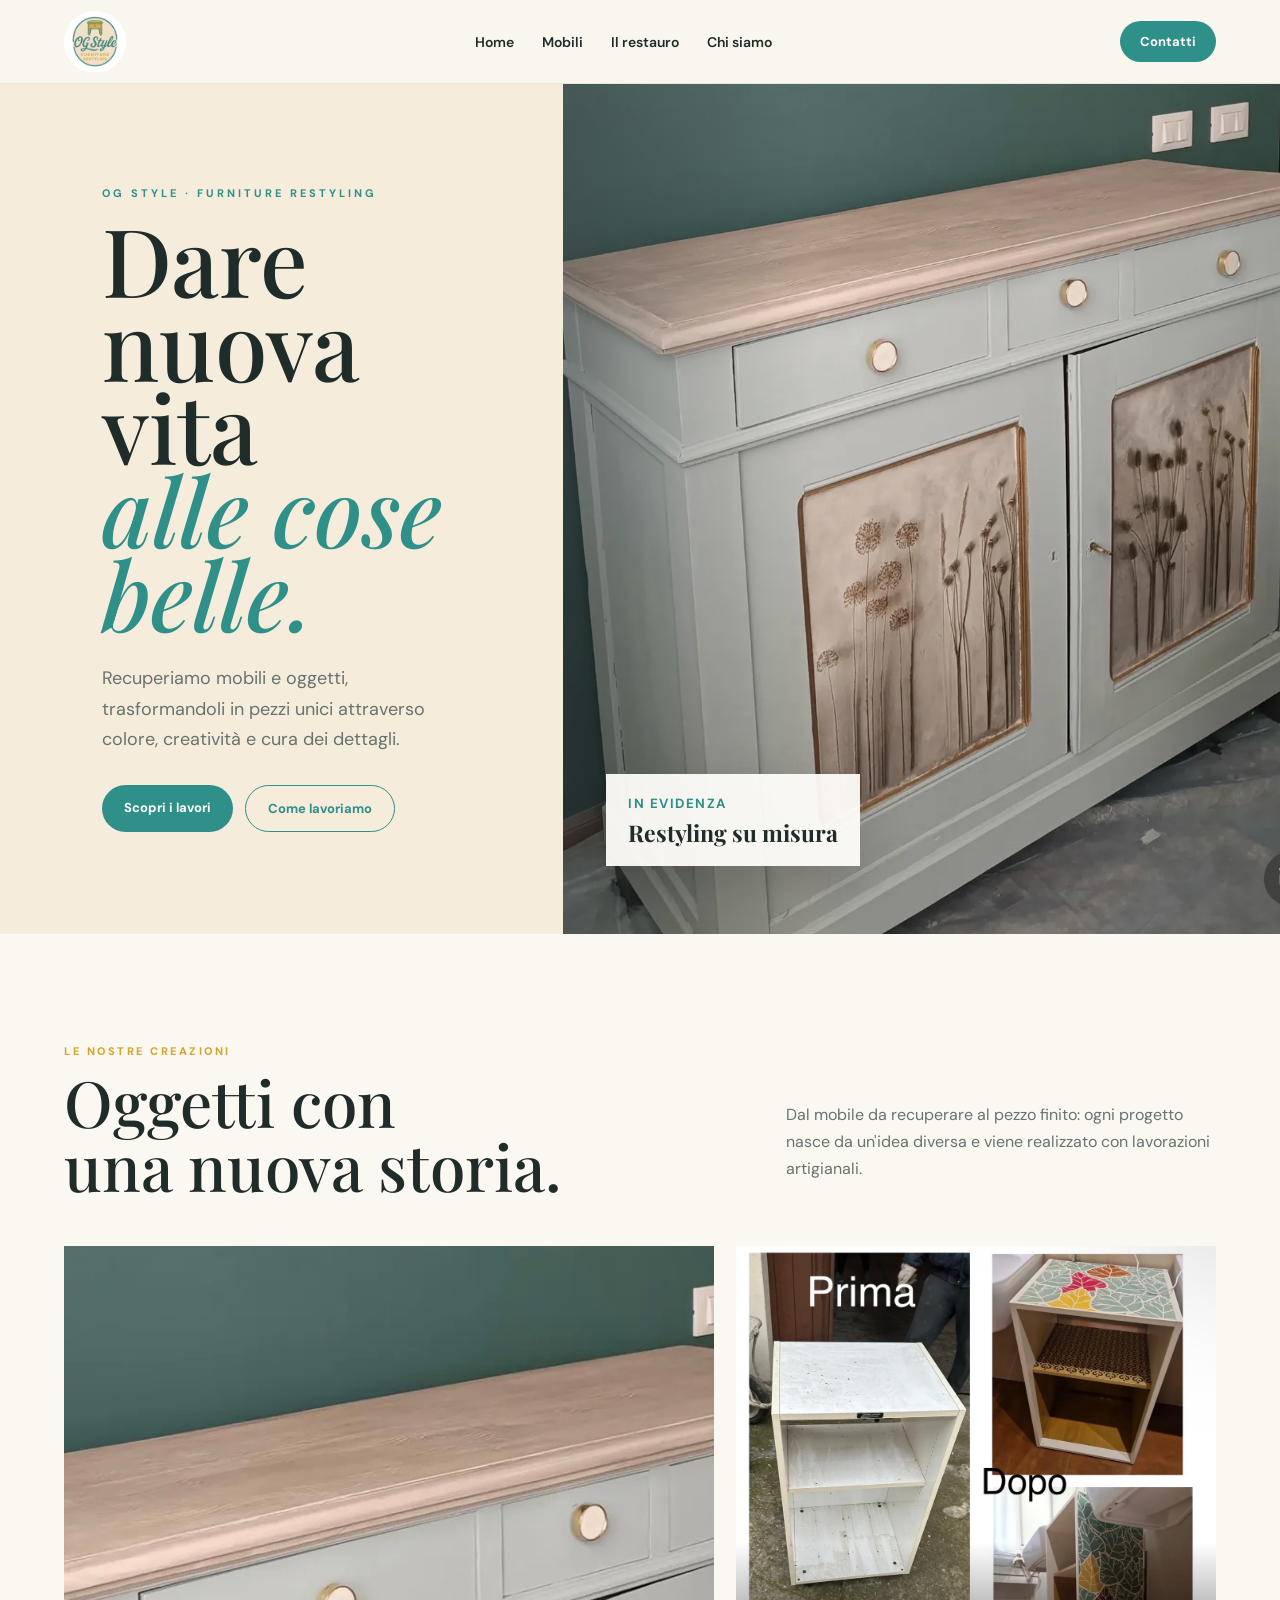
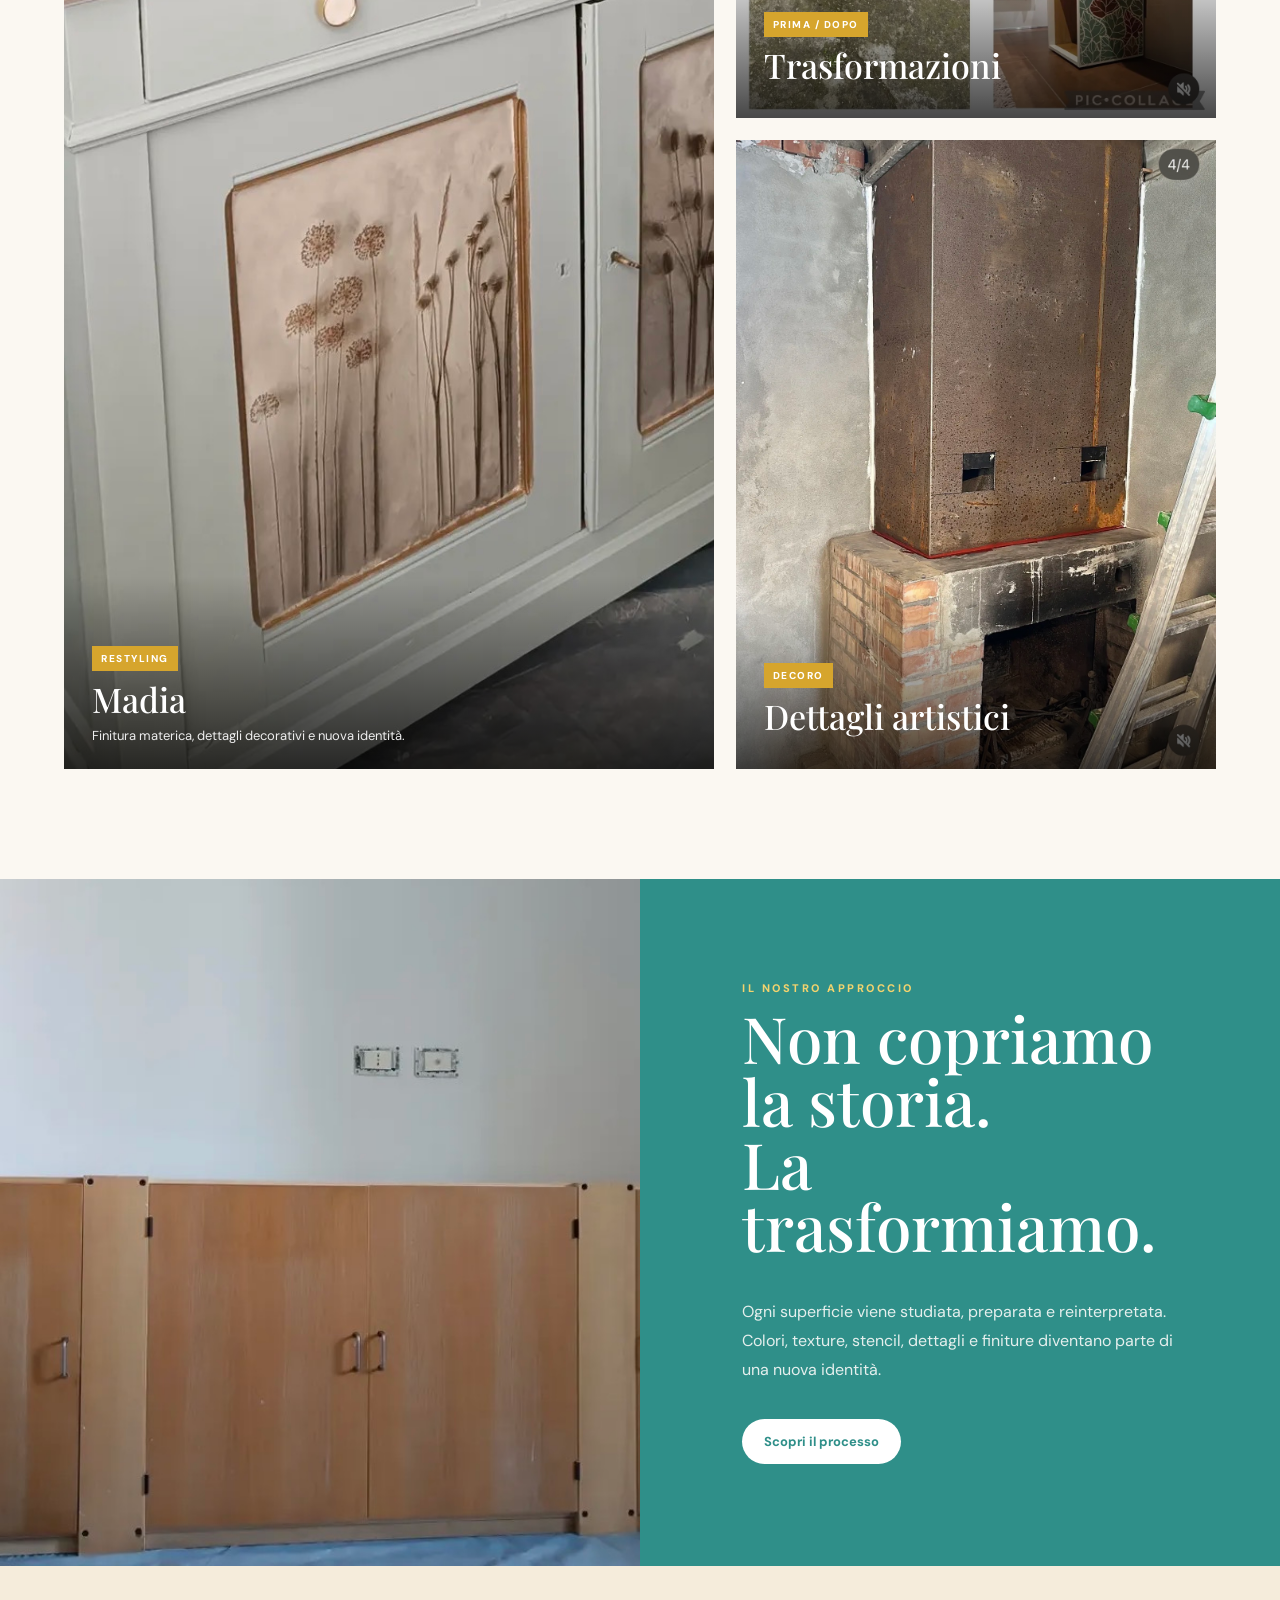
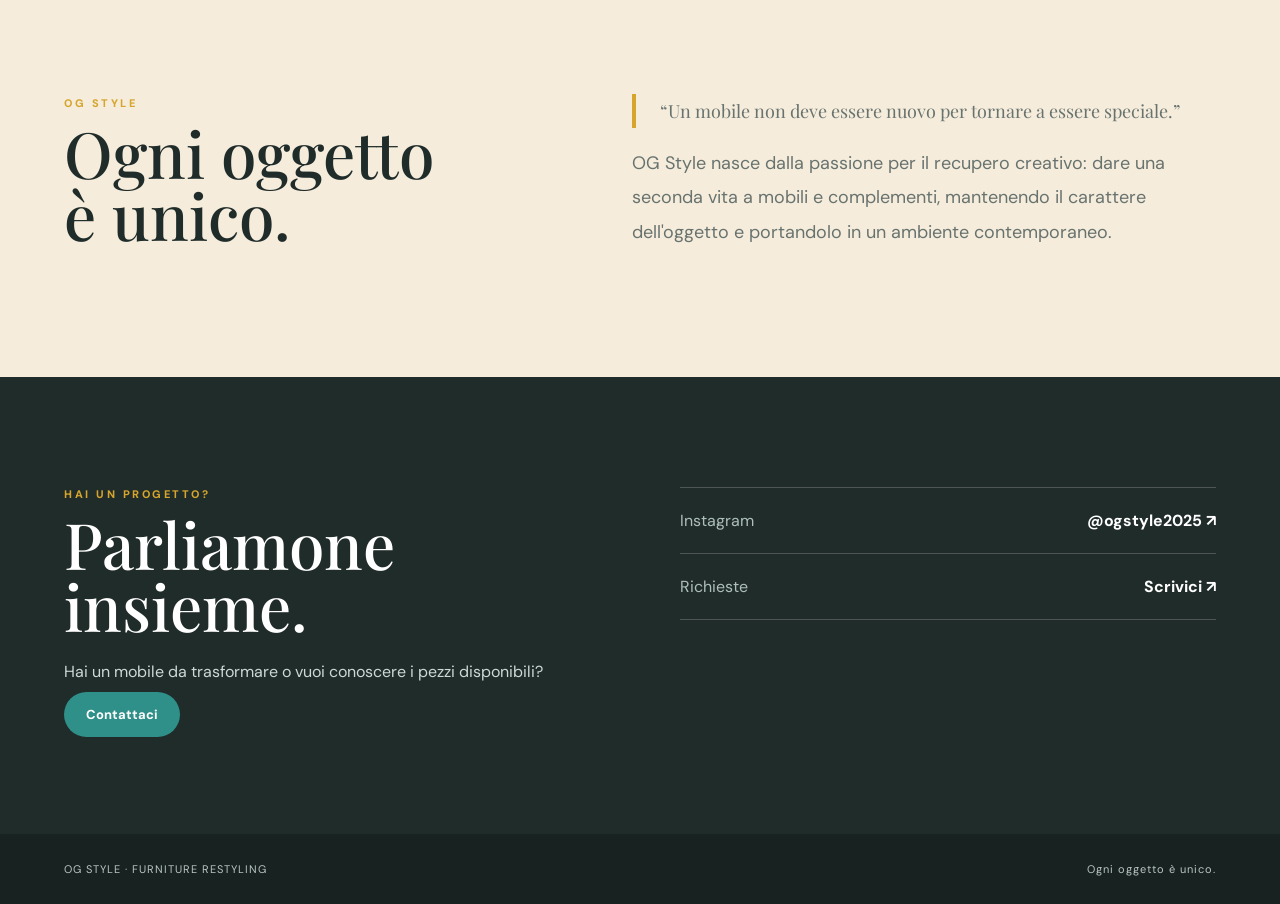
<file: index.html>
<!doctype html><html lang="it"><head><meta charset="utf-8"><meta name="viewport" content="width=device-width,initial-scale=1"><title>OG Style | Furniture Restyling</title><link rel="stylesheet" href="style.css"></head><body data-page="home">
<header class="header"><a href="index.html"><img class="logo" src="assets/logo.jpeg" alt="OG Style"></a><nav class="nav"><a href="index.html">Home</a><a href="mobili.html">Mobili</a><a href="restauro.html">Il restauro</a><a href="chi-siamo.html">Chi siamo</a></nav><a class="cta" href="contatti.html">Contatti</a></header>
<section class="hero"><div class="hero-copy reveal"><div><div class="kicker" id="home-kicker">OG STYLE · FURNITURE RESTYLING</div><h1><span id="hero-title">Dare nuova vita</span><br><em id="hero-emphasis">alle cose belle.</em></h1><p class="lead" id="hero-text">Recuperiamo mobili e oggetti, trasformandoli in pezzi unici attraverso colore, creatività e cura dei dettagli.</p><div class="actions"><a class="btn main" href="mobili.html">Scopri i lavori</a><a class="btn alt" href="restauro.html">Come lavoriamo</a></div></div></div><div class="hero-gallery"><img class="big" id="hero-image" src="assets/madia-dopo.jpeg" alt="Madia restaurata OG Style"><div class="float-card"><small id="featured-label">IN EVIDENZA</small><b id="featured-title">Restyling su misura</b></div></div></section>
<section class="section container"><div class="section-head"><div><div class="mini" id="creations-label">LE NOSTRE CREAZIONI</div><h2 id="creations-title">Oggetti con<br>una nuova storia.</h2></div><p id="creations-text">Dal mobile da recuperare al pezzo finito: ogni progetto nasce da un'idea diversa e viene realizzato con lavorazioni artigianali.</p></div>
<div class="work-grid"><a class="work-card large" href="mobili.html"><img src="assets/madia-dopo.jpeg" alt=""><div class="overlay"><span class="badge">RESTYLING</span><h3>Madia</h3><p>Finitura materica, dettagli decorativi e nuova identità.</p></div></a><a class="work-card" href="mobili.html"><img src="assets/comodino-prima-dopo.jpeg" alt=""><div class="overlay"><span class="badge">PRIMA / DOPO</span><h3>Trasformazioni</h3></div></a><a class="work-card" href="mobili.html"><img src="assets/quadro-dettaglio.jpeg" alt=""><div class="overlay"><span class="badge">DECORO</span><h3>Dettagli artistici</h3></div></a></div></section>
<section class="split"><div class="split-photo"><img src="assets/quadro-dettaglio-oro.jpeg" alt="Dettaglio decorativo"></div><div class="split-copy"><div class="mini" id="approach-label">IL NOSTRO APPROCCIO</div><h2 id="approach-title">Non copriamo la storia.<br><em>La trasformiamo.</em></h2><p id="approach-text">Ogni superficie viene studiata, preparata e reinterpretata. Colori, texture, stencil, dettagli e finiture diventano parte di una nuova identità.</p><a class="btn" style="background:#fff;color:#2f8f89;width:max-content;margin-top:18px" href="restauro.html">Scopri il processo</a></div></section>
<section class="about"><div class="about-inner container"><div><div class="mini" id="about-label">OG STYLE</div><h2 id="about-title">Ogni oggetto<br>è unico.</h2></div><div><p class="quote" id="about-quote">“Un mobile non deve essere nuovo per tornare a essere speciale.”</p><p id="about-text">OG Style nasce dalla passione per il recupero creativo: dare una seconda vita a mobili e complementi, mantenendo il carattere dell'oggetto e portandolo in un ambiente contemporaneo.</p></div></div></section>
<section class="contact"><div class="contact-inner container"><div><div class="mini" id="contact-label">HAI UN PROGETTO?</div><h2 id="contact-title">Parliamone<br><em>insieme.</em></h2><p id="contact-text">Hai un mobile da trasformare o vuoi conoscere i pezzi disponibili?</p><a class="btn main" href="contatti.html">Contattaci</a></div><div class="links"><a class="link" href="https://www.instagram.com/ogstyle2025/" target="_blank"><span>Instagram</span><b>@ogstyle2025 ↗</b></a><a class="link" href="contatti.html"><span>Richieste</span><b>Scrivici ↗</b></a></div></div></section>
<footer><div>OG STYLE · FURNITURE RESTYLING</div><div>Ogni oggetto è unico.</div></footer><script src="cms.js"></script></body></html>
</file>
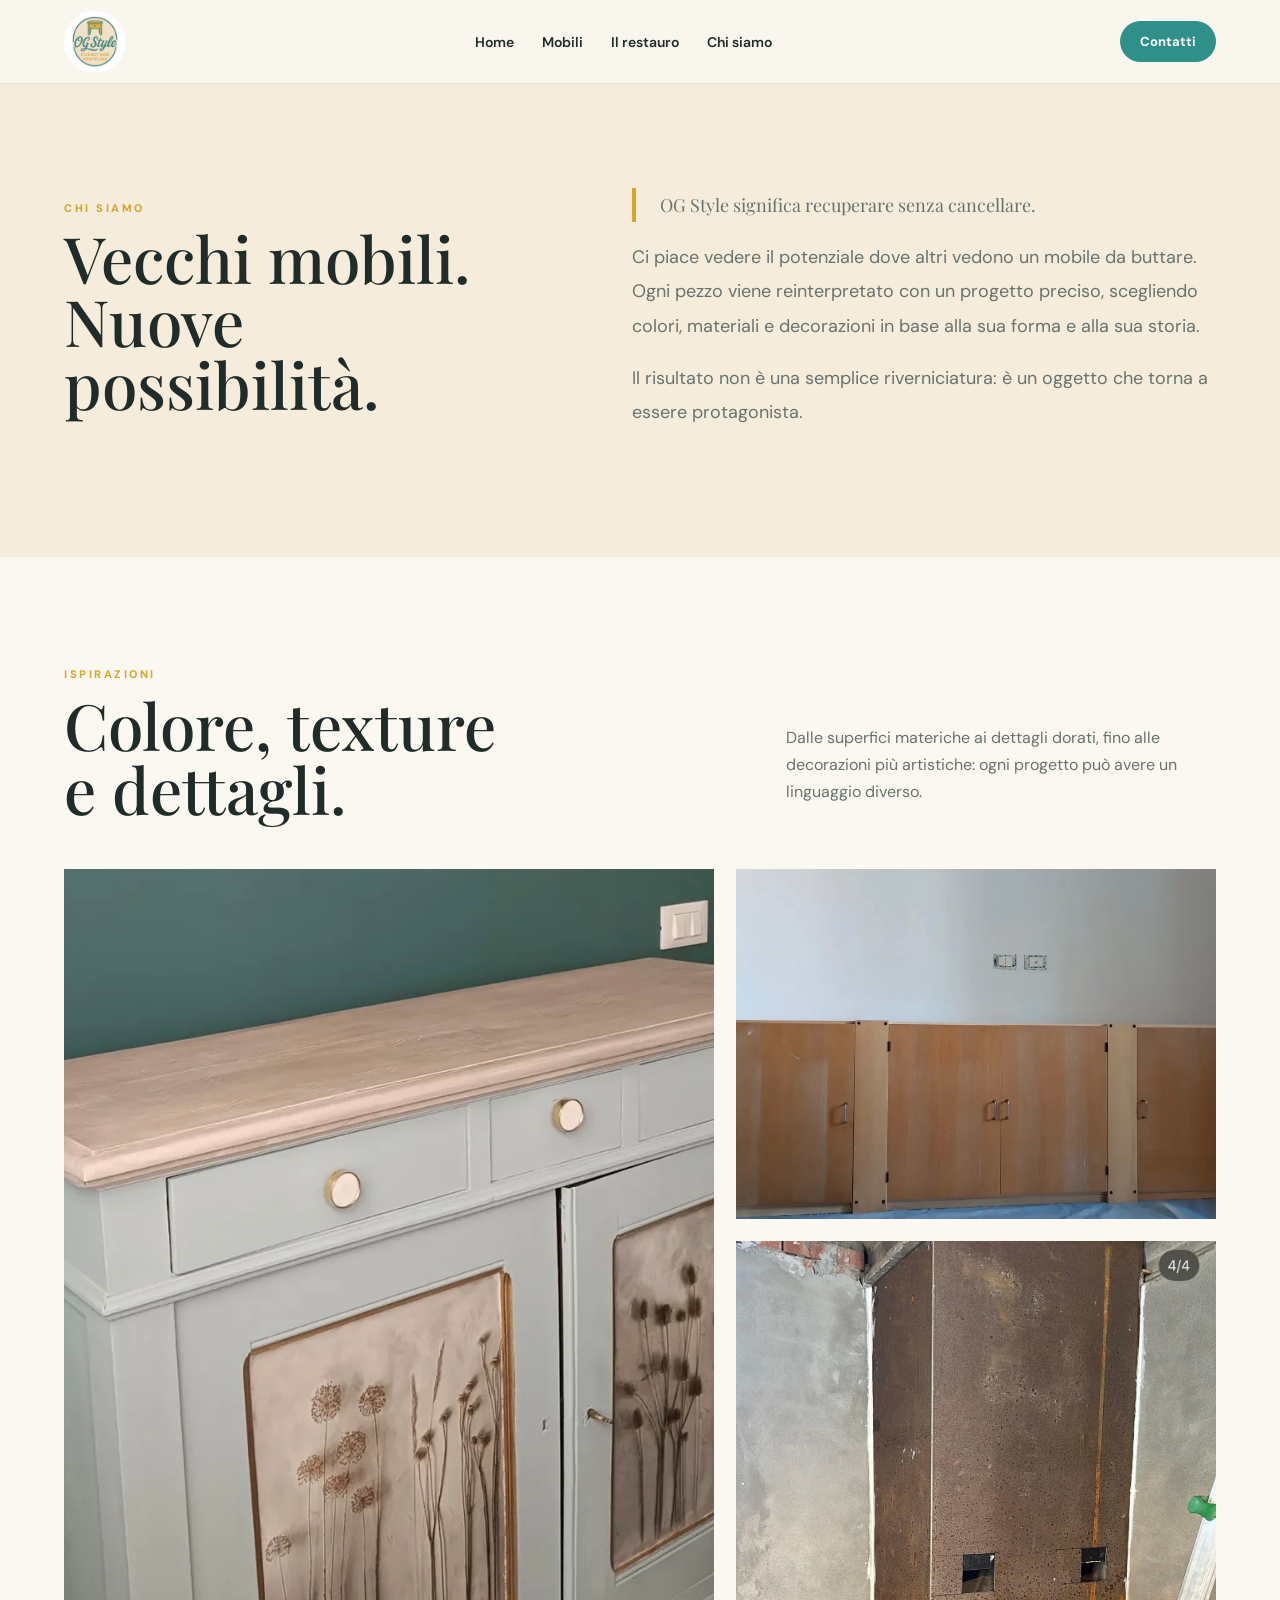
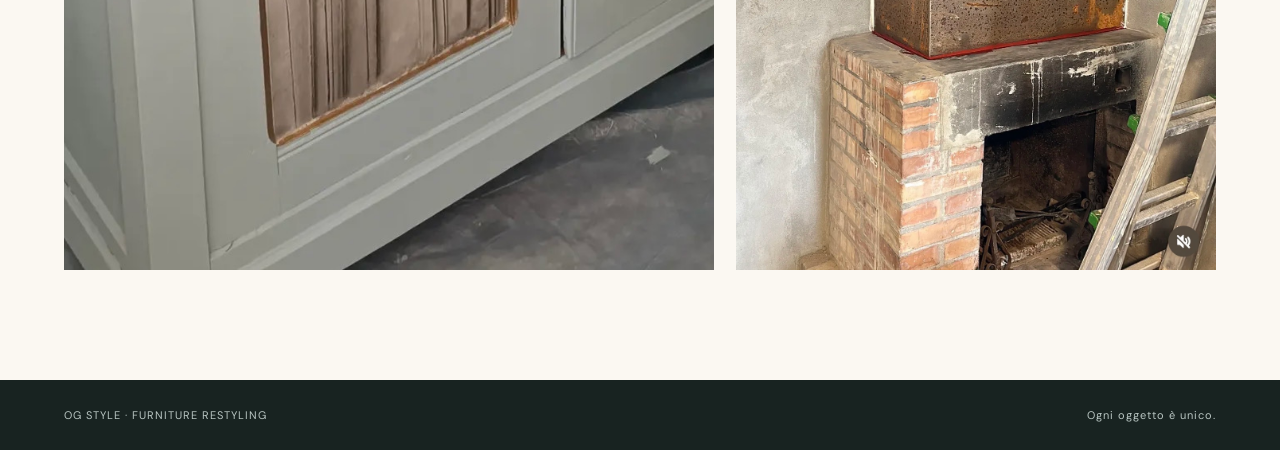
<file: chi-siamo.html>
<!doctype html><html lang="it"><head><meta charset="utf-8"><meta name="viewport" content="width=device-width,initial-scale=1"><title>Chi siamo | OG Style</title><link rel="stylesheet" href="style.css"></head><body data-page="about">
<header class="header"><a href="index.html"><img class="logo" src="assets/logo.jpeg" alt="OG Style"></a><nav class="nav"><a href="index.html">Home</a><a href="mobili.html">Mobili</a><a href="restauro.html">Il restauro</a><a href="chi-siamo.html">Chi siamo</a></nav><a class="cta" href="contatti.html">Contatti</a></header>
<section class="about" style="padding-top:170px"><div class="about-inner container"><div><div class="mini" id="about-page-label">CHI SIAMO</div><h2 id="about-page-title">Vecchi mobili.<br>Nuove possibilità.</h2></div><div><p class="quote" id="about-page-quote">OG Style significa recuperare senza cancellare.</p><p id="about-page-text1">Ci piace vedere il potenziale dove altri vedono un mobile da buttare. Ogni pezzo viene reinterpretato con un progetto preciso, scegliendo colori, materiali e decorazioni in base alla sua forma e alla sua storia.</p><p id="about-page-text2">Il risultato non è una semplice riverniciatura: è un oggetto che torna a essere protagonista.</p></div></div></section>
<section class="section container"><div class="section-head"><div><div class="mini" id="inspiration-label">ISPIRAZIONI</div><h2 id="inspiration-title">Colore, texture<br>e dettagli.</h2></div><p id="inspiration-text">Dalle superfici materiche ai dettagli dorati, fino alle decorazioni più artistiche: ogni progetto può avere un linguaggio diverso.</p></div><div class="work-grid"><a class="work-card large"><img src="assets/madia-dopo.jpeg"></a><a class="work-card"><img src="assets/quadro-dettaglio-oro.jpeg"></a><a class="work-card"><img src="assets/quadro-dettaglio.jpeg"></a></div></section>
<footer><div>OG STYLE · FURNITURE RESTYLING</div><div>Ogni oggetto è unico.</div></footer><script src="cms.js"></script></body></html>
</file>
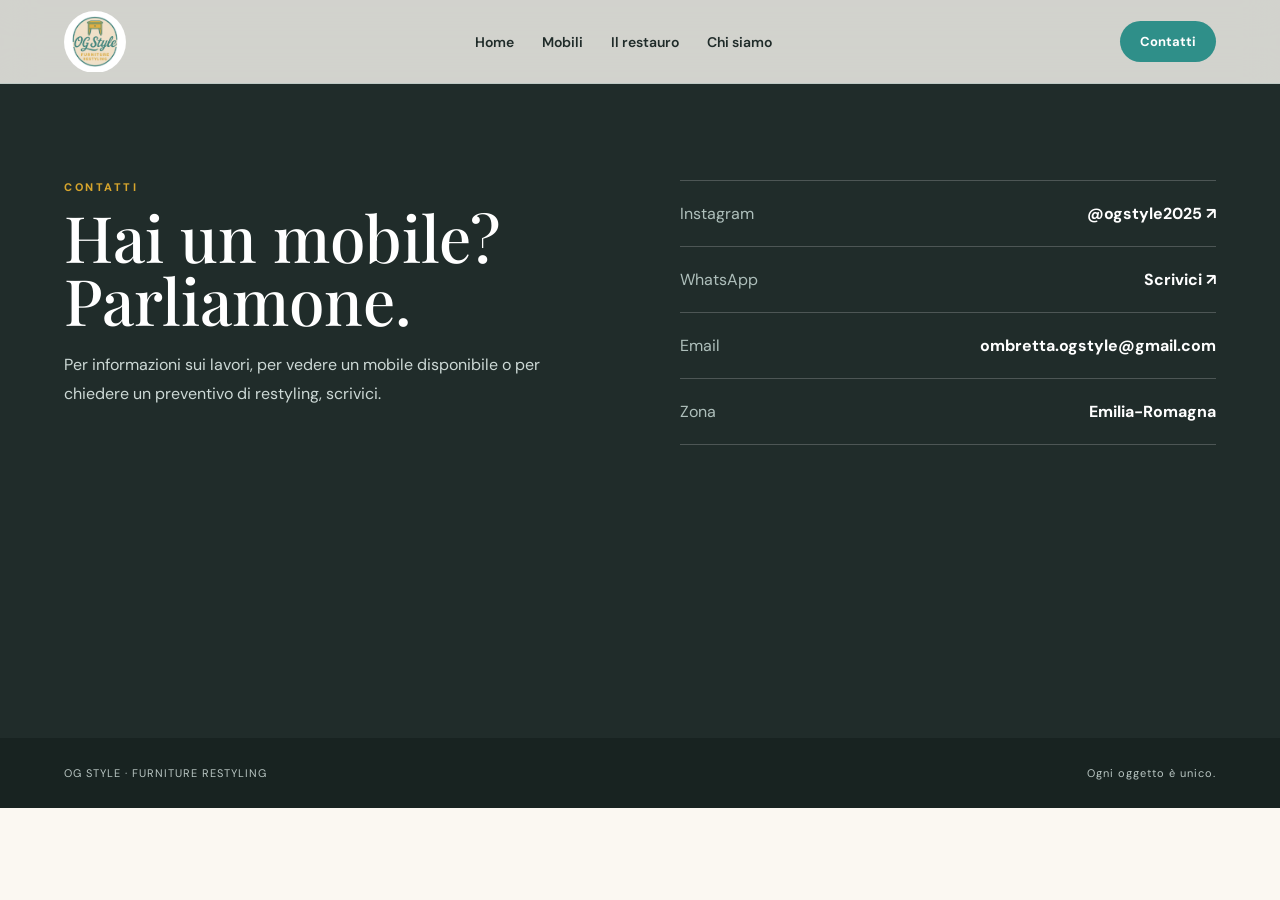
<file: contatti.html>
<!doctype html><html lang="it"><head><meta charset="utf-8"><meta name="viewport" content="width=device-width,initial-scale=1"><title>Contatti | OG Style</title><link rel="stylesheet" href="style.css"></head><body data-page="contacts">
<header class="header"><a href="index.html"><img class="logo" src="assets/logo.jpeg" alt="OG Style"></a><nav class="nav"><a href="index.html">Home</a><a href="mobili.html">Mobili</a><a href="restauro.html">Il restauro</a><a href="chi-siamo.html">Chi siamo</a></nav><a class="cta" href="contatti.html">Contatti</a></header>
<section class="contact" style="padding-top:180px;min-height:82vh"><div class="contact-inner container"><div><div class="mini" id="contacts-label">CONTATTI</div><h2 id="contacts-title">Hai un mobile?<br><em>Parliamone.</em></h2><p id="contacts-text">Per informazioni sui lavori, per vedere un mobile disponibile o per chiedere un preventivo di restyling, scrivici.</p></div><div class="links"><a class="link" id="instagram-link" href="https://www.instagram.com/ogstyle2025/" target="_blank"><span>Instagram</span><b id="instagram-label">@ogstyle2025 ↗</b></a><a class="link" id="whatsapp-link" href="https://wa.me/" target="_blank"><span>WhatsApp</span><b id="whatsapp-label">Scrivici ↗</b></a><a class="link" id="email-link" href="mailto:info@ogstyle.it"><span>Email</span><b id="email-label">info@ogstyle.it</b></a><div class="link"><span>Zona</span><b id="zone-label">Emilia-Romagna</b></div></div></div></section>
<footer><div>OG STYLE · FURNITURE RESTYLING</div><div>Ogni oggetto è unico.</div></footer><script src="cms.js"></script></body></html>
</file>
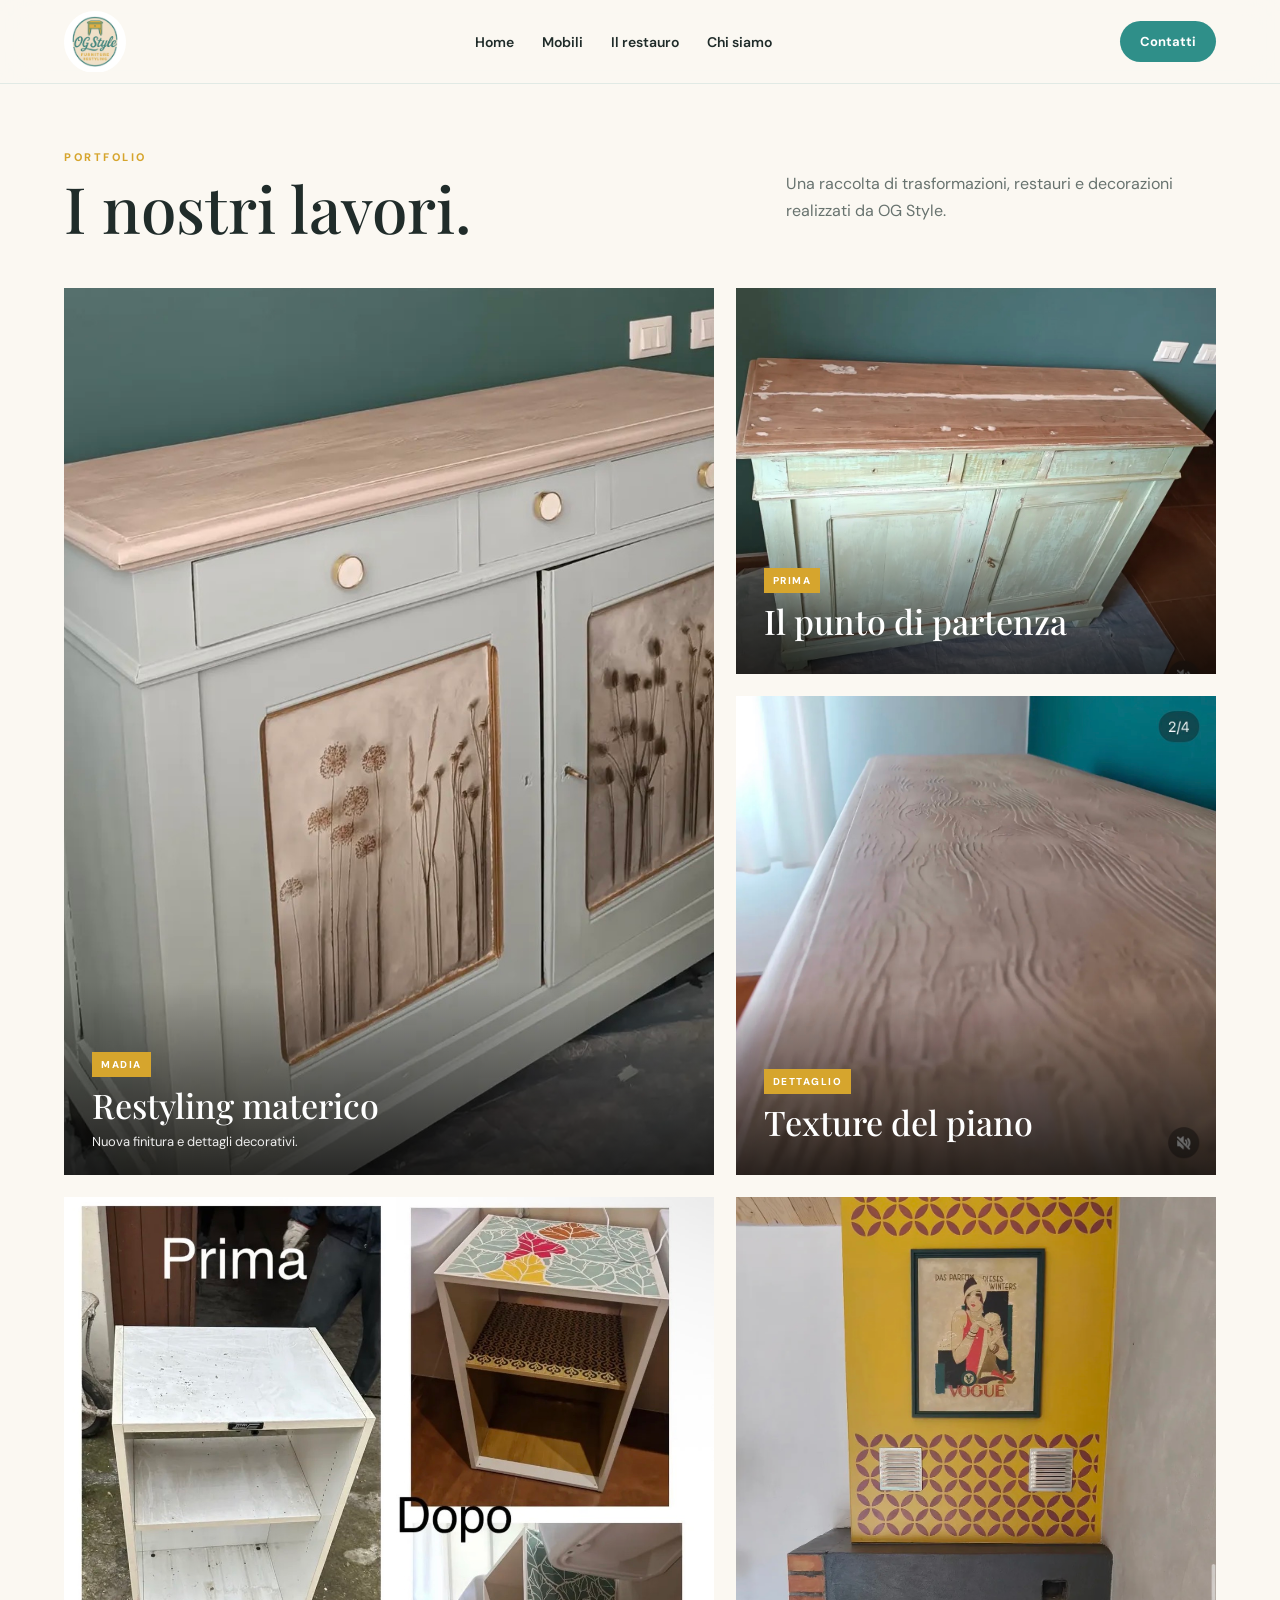
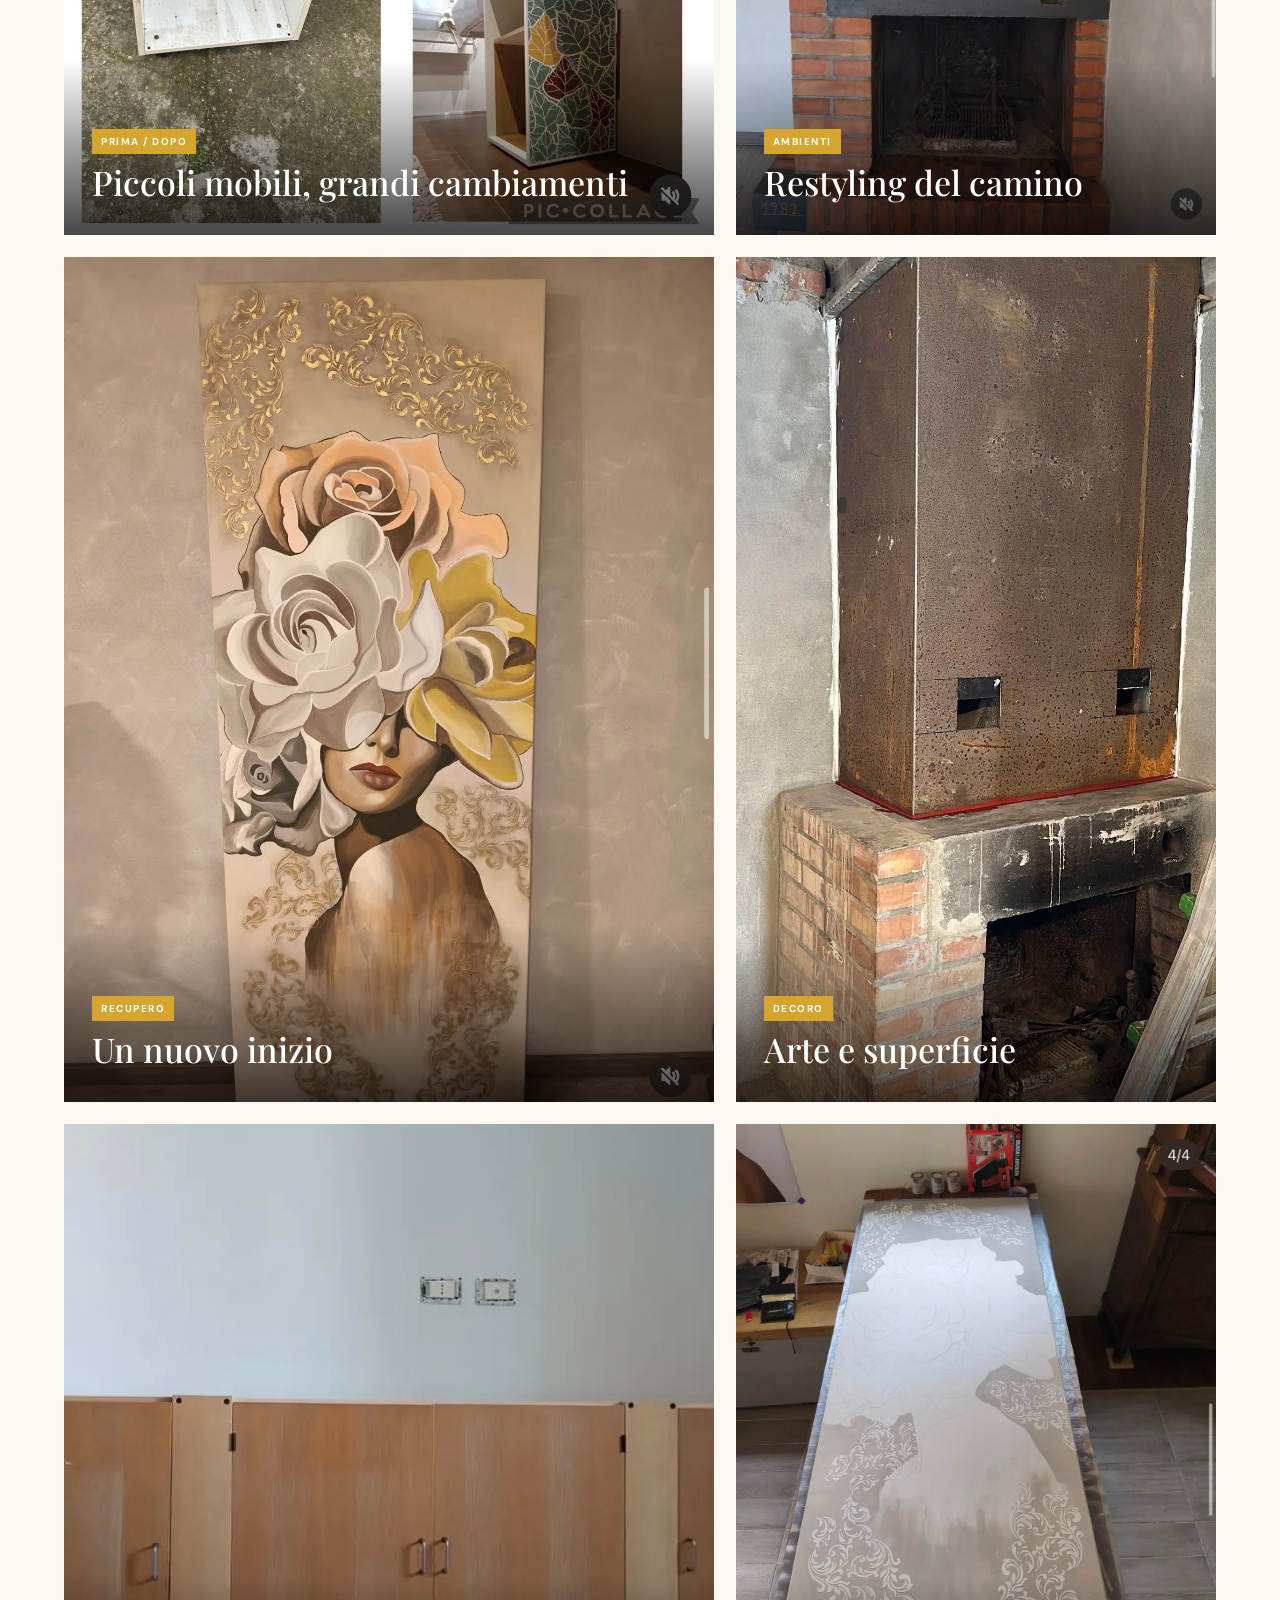
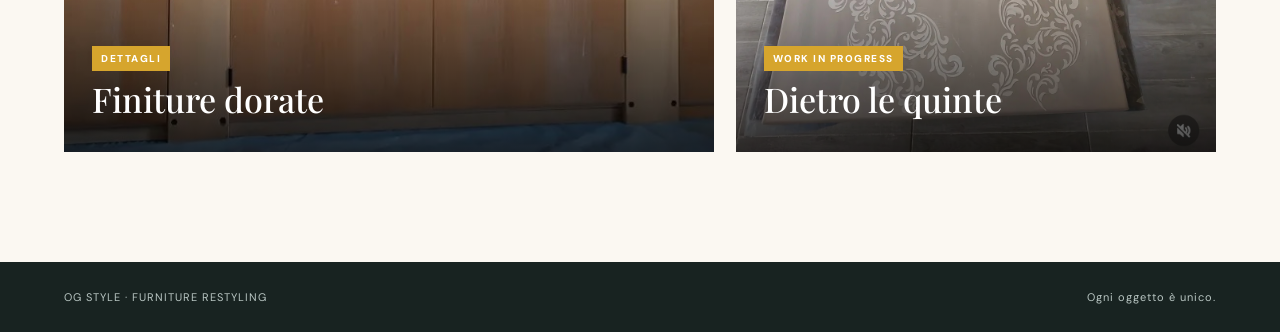
<file: mobili.html>
<!doctype html><html lang="it"><head><meta charset="utf-8"><meta name="viewport" content="width=device-width,initial-scale=1"><title>Mobili | OG Style</title><link rel="stylesheet" href="style.css"></head><body data-page="portfolio">
<header class="header"><a href="index.html"><img class="logo" src="assets/logo.jpeg" alt="OG Style"></a><nav class="nav"><a href="index.html">Home</a><a href="mobili.html">Mobili</a><a href="restauro.html">Il restauro</a><a href="chi-siamo.html">Chi siamo</a></nav><a class="cta" href="contatti.html">Contatti</a></header>
<section class="section container" style="padding-top:150px"><div class="section-head"><div><div class="mini">PORTFOLIO</div><h2>I nostri lavori.</h2></div><p>Una raccolta di trasformazioni, restauri e decorazioni realizzati da OG Style.</p></div>
<div class="work-grid" id="portfolio-grid"></div></section>
<footer><div>OG STYLE · FURNITURE RESTYLING</div><div>Ogni oggetto è unico.</div></footer><script src="cms.js"></script></body></html>
</file>
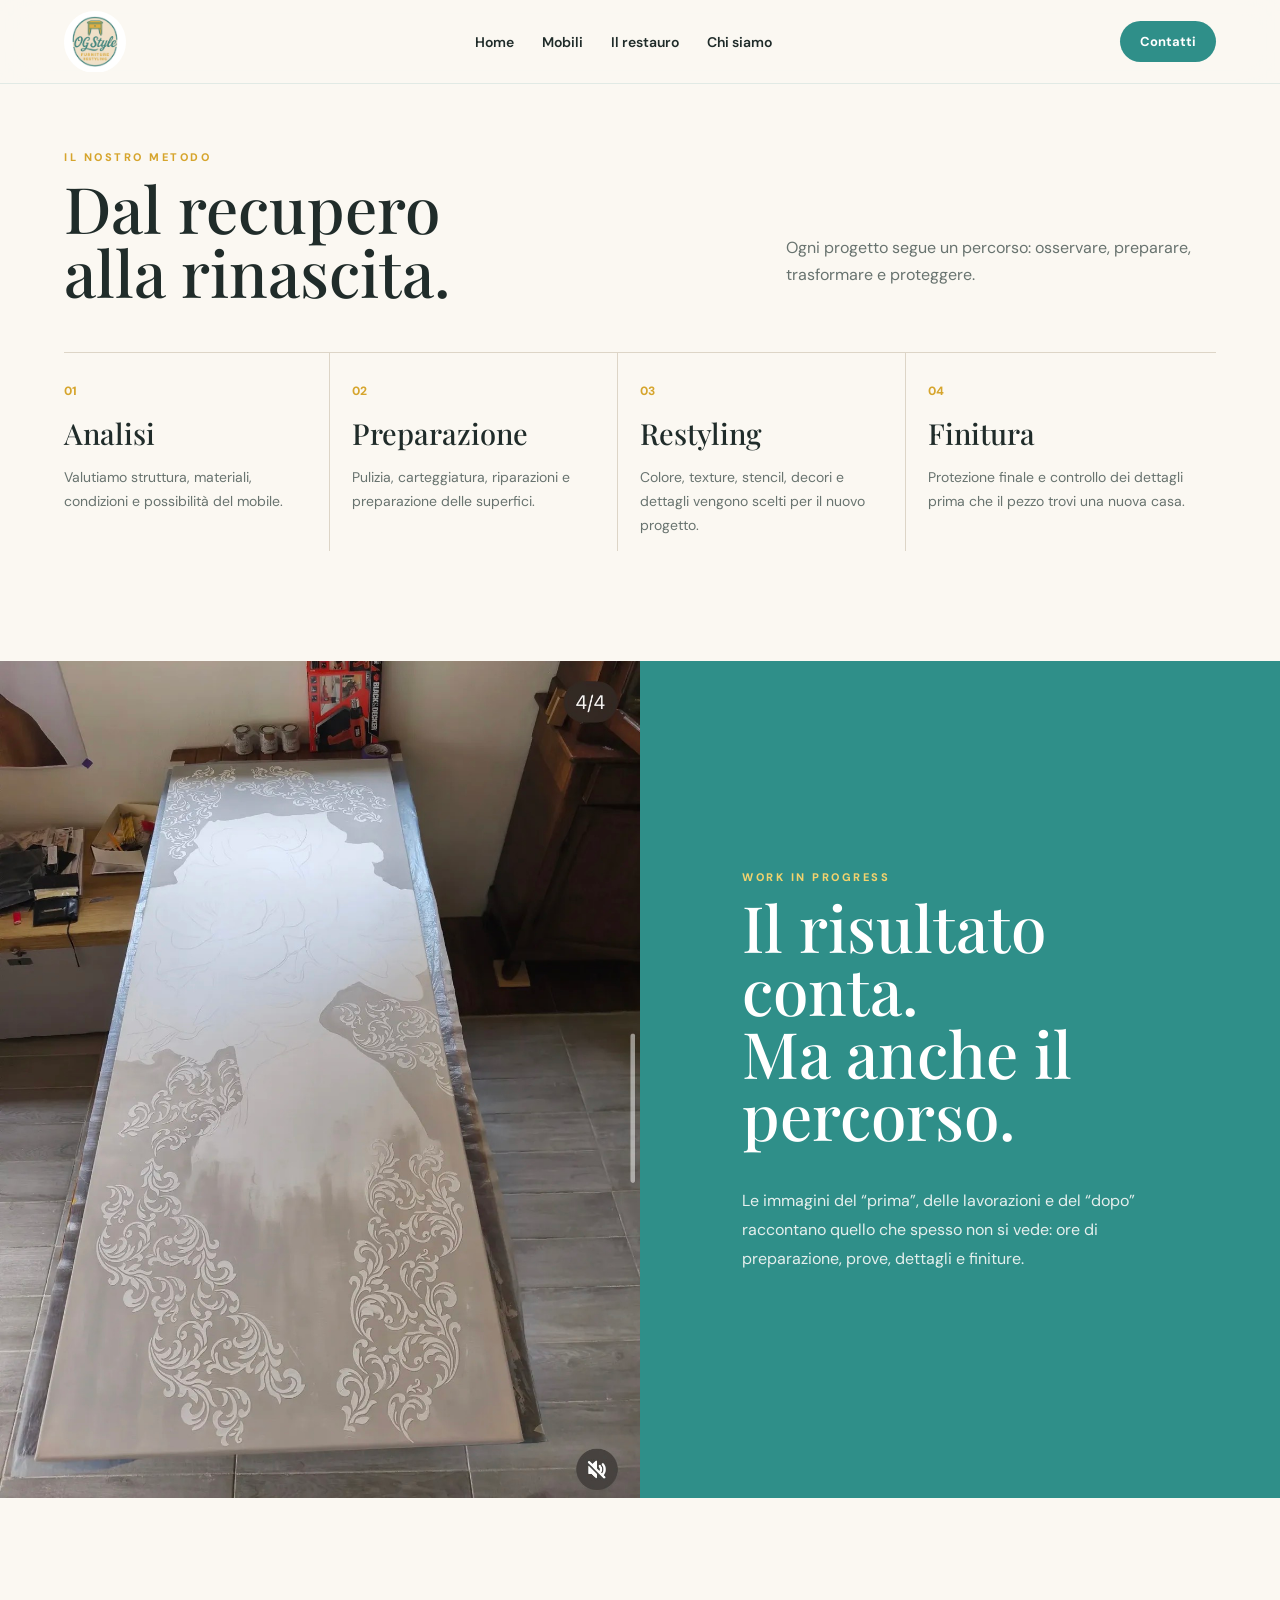
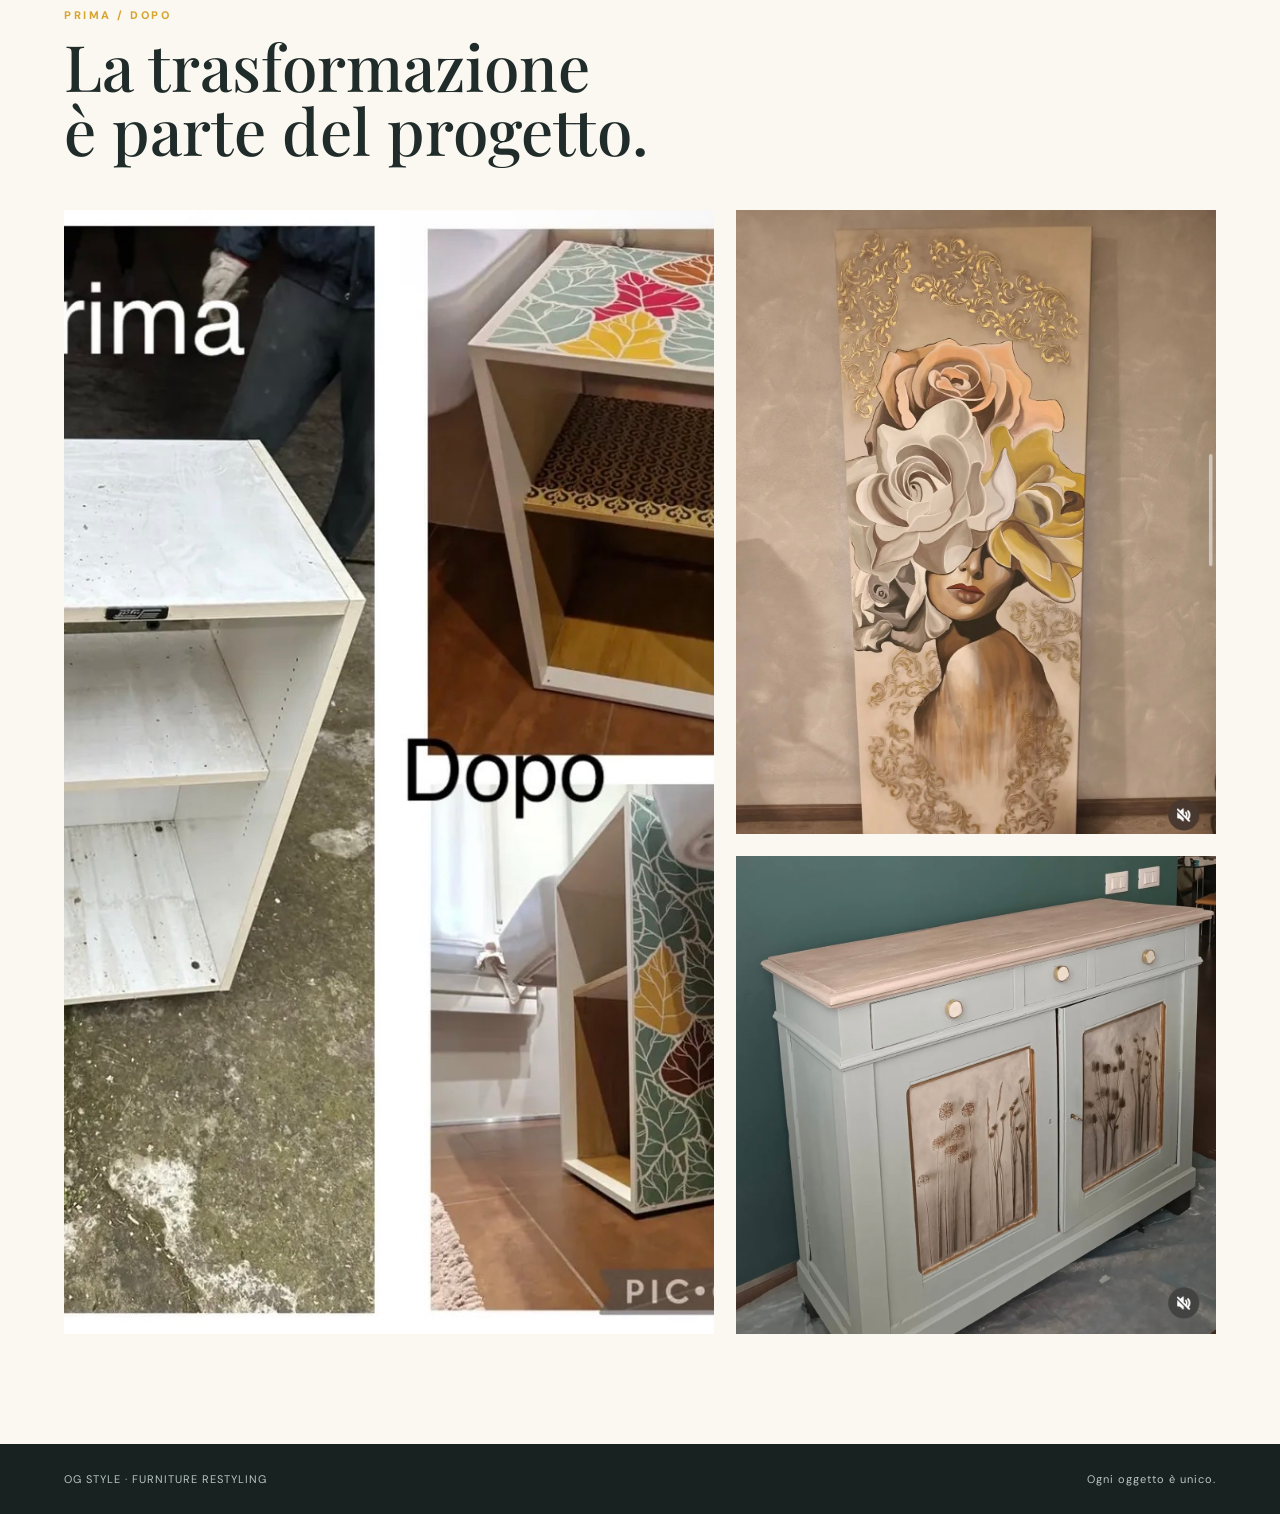
<file: restauro.html>
<!doctype html><html lang="it"><head><meta charset="utf-8"><meta name="viewport" content="width=device-width,initial-scale=1"><title>Il restauro | OG Style</title><link rel="stylesheet" href="style.css"></head><body data-page="restauro">
<header class="header"><a href="index.html"><img class="logo" src="assets/logo.jpeg" alt="OG Style"></a><nav class="nav"><a href="index.html">Home</a><a href="mobili.html">Mobili</a><a href="restauro.html">Il restauro</a><a href="chi-siamo.html">Chi siamo</a></nav><a class="cta" href="contatti.html">Contatti</a></header>
<section class="section container" style="padding-top:150px"><div class="section-head"><div><div class="mini" id="restauro-label">IL NOSTRO METODO</div><h2 id="restauro-title">Dal recupero<br>alla rinascita.</h2></div><p id="restauro-intro">Ogni progetto segue un percorso: osservare, preparare, trasformare e proteggere.</p></div>
<div class="steps"><div class="step"><div class="num">01</div><h3>Analisi</h3><p>Valutiamo struttura, materiali, condizioni e possibilità del mobile.</p></div><div class="step"><div class="num">02</div><h3>Preparazione</h3><p>Pulizia, carteggiatura, riparazioni e preparazione delle superfici.</p></div><div class="step"><div class="num">03</div><h3>Restyling</h3><p>Colore, texture, stencil, decori e dettagli vengono scelti per il nuovo progetto.</p></div><div class="step"><div class="num">04</div><h3>Finitura</h3><p>Protezione finale e controllo dei dettagli prima che il pezzo trovi una nuova casa.</p></div></div></section>
<section class="split"><div class="split-photo"><img src="assets/quadro-in-lavorazione.jpeg" alt=""></div><div class="split-copy"><div class="mini" id="work-label">WORK IN PROGRESS</div><h2 id="work-title">Il risultato conta.<br><em>Ma anche il percorso.</em></h2><p id="work-text">Le immagini del “prima”, delle lavorazioni e del “dopo” raccontano quello che spesso non si vede: ore di preparazione, prove, dettagli e finiture.</p></div></section>
<section class="section container"><div class="section-head"><div><div class="mini" id="before-label">PRIMA / DOPO</div><h2 id="before-title">La trasformazione<br>è parte del progetto.</h2></div></div><div class="work-grid"><div class="work-card large"><img src="assets/comodino-prima-dopo.jpeg"></div><div class="work-card"><img src="assets/armadio-prima.jpeg"></div><div class="work-card"><img src="assets/madia-dopo.jpeg"></div></div></section>
<footer><div>OG STYLE · FURNITURE RESTYLING</div><div>Ogni oggetto è unico.</div></footer><script src="cms.js"></script></body></html>
</file>
<file: style.css>
@import url('https://fonts.googleapis.com/css2?family=DM+Sans:wght@400;500;600;700&family=Playfair+Display:ital,wght@0,500;0,600;1,500;1,600&display=swap');

:root{
  --teal:#2f8f89;
  --teal2:#1f6864;
  --cream:#f5ecdb;
  --cream2:#fbf8f2;
  --gold:#d6a52d;
  --ink:#202c2a;
  --muted:#68736f;
  --line:#ddd5c7;
  --white:#fffdf9;
}
*{box-sizing:border-box}
html{scroll-behavior:smooth}
body{margin:0;background:var(--cream2);color:var(--ink);font-family:"DM Sans",Arial,sans-serif}
a{text-decoration:none;color:inherit}
img{max-width:100%;display:block}
.container{width:min(1180px,90vw);margin:auto}
.header{
  position:fixed;top:0;left:0;right:0;z-index:50;
  height:84px;padding:12px 5vw;display:flex;align-items:center;justify-content:space-between;
  background:rgba(251,248,242,.82);backdrop-filter:blur(18px);
  border-bottom:1px solid rgba(47,143,137,.12);transition:.3s;
}
.logo{width:62px;height:62px;border-radius:50%;object-fit:contain}
.nav{display:flex;gap:28px;font-size:14px;font-weight:600}
.nav a{position:relative;padding:8px 0}
.nav a:after{content:"";position:absolute;left:0;bottom:0;width:0;height:2px;background:var(--gold);transition:.3s}
.nav a:hover:after{width:100%}
.cta{background:var(--teal);color:white;border-radius:100px;padding:12px 20px;font-weight:700;font-size:13px}
.hero{
  min-height:100vh;padding-top:84px;display:grid;grid-template-columns:44% 56%;
  background:var(--cream);overflow:hidden;
}
.hero-copy{display:flex;align-items:center;padding:8vw;position:relative;z-index:2}
.kicker{font-size:11px;letter-spacing:3px;font-weight:700;color:var(--teal);margin-bottom:18px}
h1,h2,h3{font-family:"Playfair Display",Georgia,serif;font-weight:500}
h1{font-size:clamp(58px,7.4vw,110px);line-height:.88;margin:0 0 28px}
h1 em{color:var(--teal);font-style:italic}
.lead{font-size:18px;line-height:1.7;color:var(--muted);max-width:520px}
.actions{display:flex;gap:12px;margin-top:30px;flex-wrap:wrap}
.btn{padding:14px 22px;border-radius:100px;font-weight:700;font-size:13px;transition:.25s}
.btn.main{background:var(--teal);color:#fff}
.btn.alt{border:1px solid var(--teal);color:var(--teal)}
.btn:hover{transform:translateY(-3px)}
.hero-gallery{position:relative;min-height:720px;background:#274542}
.hero-gallery .big{position:absolute;inset:0;width:100%;height:100%;object-fit:cover;filter:saturate(.9)}
.hero-gallery:after{content:"";position:absolute;inset:0;background:linear-gradient(90deg,rgba(32,44,42,.35),transparent 35%,rgba(32,44,42,.05))}
.float-card{
  position:absolute;z-index:3;left:6%;bottom:8%;background:rgba(255,253,249,.94);
  padding:18px 22px;min-width:230px;box-shadow:0 20px 50px rgba(0,0,0,.18);
  animation:float 5s ease-in-out infinite
}
.float-card small{color:var(--teal);font-weight:700;letter-spacing:1.5px}
.float-card b{display:block;font-family:"Playfair Display";font-size:23px;margin-top:4px}
@keyframes float{50%{transform:translateY(-9px)}}

.section{padding:110px 0}
.section-head{display:flex;justify-content:space-between;align-items:end;gap:50px;margin-bottom:48px}
.section-head h2{font-size:clamp(42px,5vw,68px);line-height:1;margin:0}
.section-head p{max-width:430px;color:var(--muted);line-height:1.7}
.mini{font-size:11px;letter-spacing:2.5px;color:var(--gold);font-weight:800;margin-bottom:12px}

.work-grid{display:grid;grid-template-columns:1.15fr .85fr;gap:22px}
.work-card{position:relative;overflow:hidden;background:#ddd;min-height:350px}
.work-card img{width:100%;height:100%;object-fit:cover;transition:transform .7s}
.work-card:hover img{transform:scale(1.045)}
.work-card.large{grid-row:span 2;min-height:720px}
.work-card .overlay{
  position:absolute;left:0;right:0;bottom:0;padding:70px 28px 25px;color:#fff;
  background:linear-gradient(transparent,rgba(0,0,0,.72))
}
.overlay h3{font-size:34px;margin:5px 0}
.overlay p{margin:0;color:#eee;font-size:13px}
.badge{display:inline-block;font-size:10px;letter-spacing:1.5px;background:var(--gold);padding:6px 9px;font-weight:800;color:#fff}

.split{display:grid;grid-template-columns:1fr 1fr;min-height:640px}
.split-photo{overflow:hidden}
.split-photo img{width:100%;height:100%;object-fit:cover}
.split-copy{background:var(--teal);color:#fff;padding:8vw;display:flex;flex-direction:column;justify-content:center}
.split-copy .mini{color:#f3d36e}
.split-copy h2{font-size:clamp(45px,5vw,72px);line-height:.98;margin:0 0 24px}
.split-copy p{line-height:1.8;color:#e5efed;max-width:520px}
.steps{display:grid;grid-template-columns:repeat(4,1fr);border-top:1px solid var(--line)}
.step{padding:30px 22px 0 0;border-right:1px solid var(--line);margin-right:22px}
.step:last-child{border:0;margin:0}
.step .num{font-size:12px;color:var(--gold);font-weight:800}
.step h3{font-size:29px;margin:15px 0 8px}
.step p{font-size:14px;line-height:1.7;color:var(--muted)}

.about{background:var(--cream);padding:110px 0}
.about-inner{display:grid;grid-template-columns:.9fr 1.1fr;gap:90px;align-items:center}
.about h2{font-size:clamp(45px,5vw,70px);line-height:.98;margin:0}
.about p{font-size:18px;line-height:1.9;color:var(--muted)}
.quote{border-left:4px solid var(--gold);padding-left:24px;font-family:"Playfair Display";font-size:30px;line-height:1.2;color:var(--teal)}

.contact{padding:110px 0;background:#202c2a;color:white}
.contact-inner{display:grid;grid-template-columns:1fr 1fr;gap:80px}
.contact h2{font-size:clamp(48px,5vw,76px);line-height:.98;margin:0 0 20px}
.contact h2 em{color:#e6c45a}
.contact p{color:#cdd9d6;line-height:1.8}
.links{border-top:1px solid rgba(255,255,255,.2)}
.link{display:flex;justify-content:space-between;align-items:center;padding:22px 0;border-bottom:1px solid rgba(255,255,255,.2)}
.link span{color:#aebfbb}
.link b{color:#fff}

footer{padding:28px 5vw;display:flex;justify-content:space-between;background:#182321;color:#b9c6c3;font-size:11px;letter-spacing:1px}

.reveal{animation:reveal .9s both}
@keyframes reveal{from{opacity:0;transform:translateY(22px)}to{opacity:1;transform:none}}

@media(max-width:850px){
 .header{height:72px}.logo{width:52px;height:52px}.nav{display:none}.cta{padding:10px 15px}
 .hero{grid-template-columns:1fr;min-height:auto}.hero-copy{padding:100px 7vw 70px}.hero-gallery{min-height:65vh}
 .section{padding:75px 0}.section-head{display:block}.section-head p{margin-top:18px}
 .work-grid{grid-template-columns:1fr}.work-card.large{grid-row:auto;min-height:520px}
 .split,.about-inner,.contact-inner{grid-template-columns:1fr}.split-photo{min-height:500px}
 .steps{grid-template-columns:1fr 1fr}.step:nth-child(2){border-right:0;margin-right:0}
 footer{display:block}footer div+div{margin-top:8px}
}
@media(max-width:520px){
 .hero h1{font-size:56px}.lead{font-size:16px}.hero-gallery{min-height:55vh}
 .steps{grid-template-columns:1fr}.step{border-right:0;border-bottom:1px solid var(--line);margin:0;padding-bottom:24px}
 .work-card.large{min-height:420px}.work-card{min-height:300px}
}
</file>
